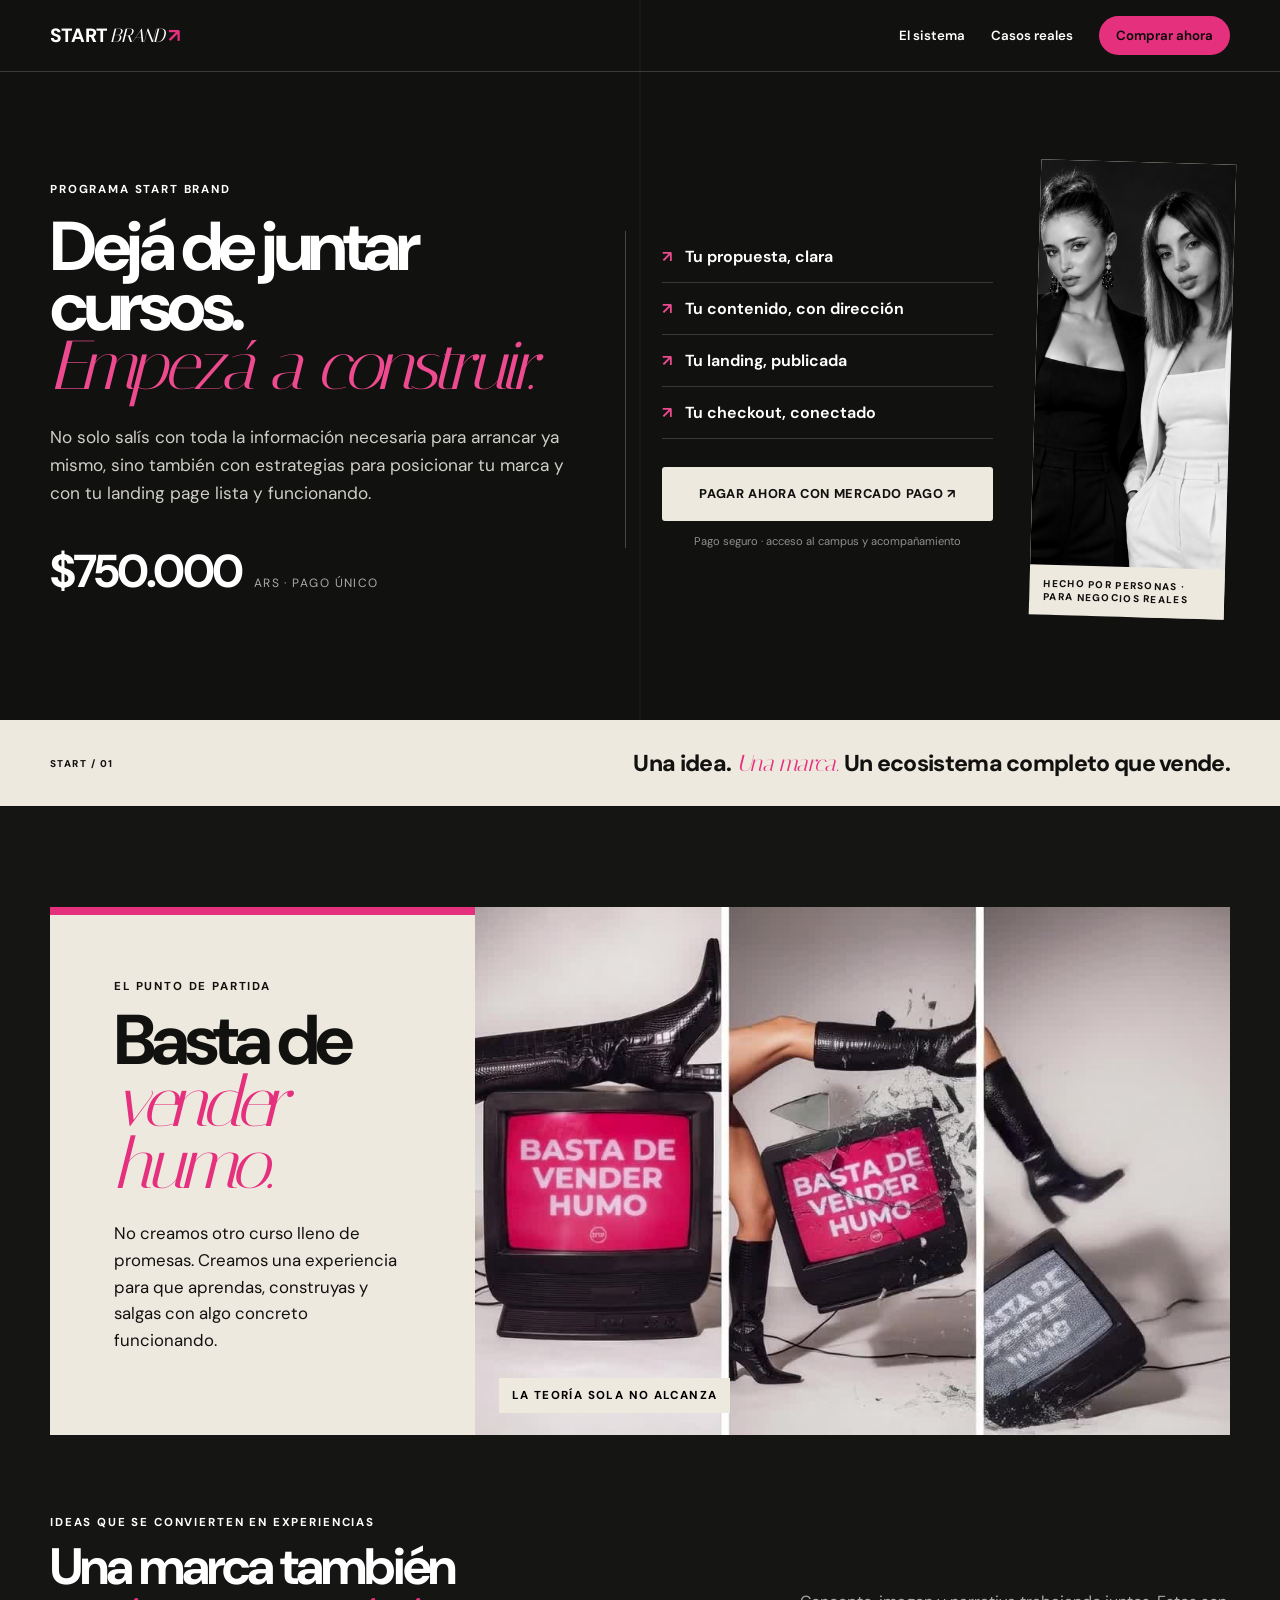
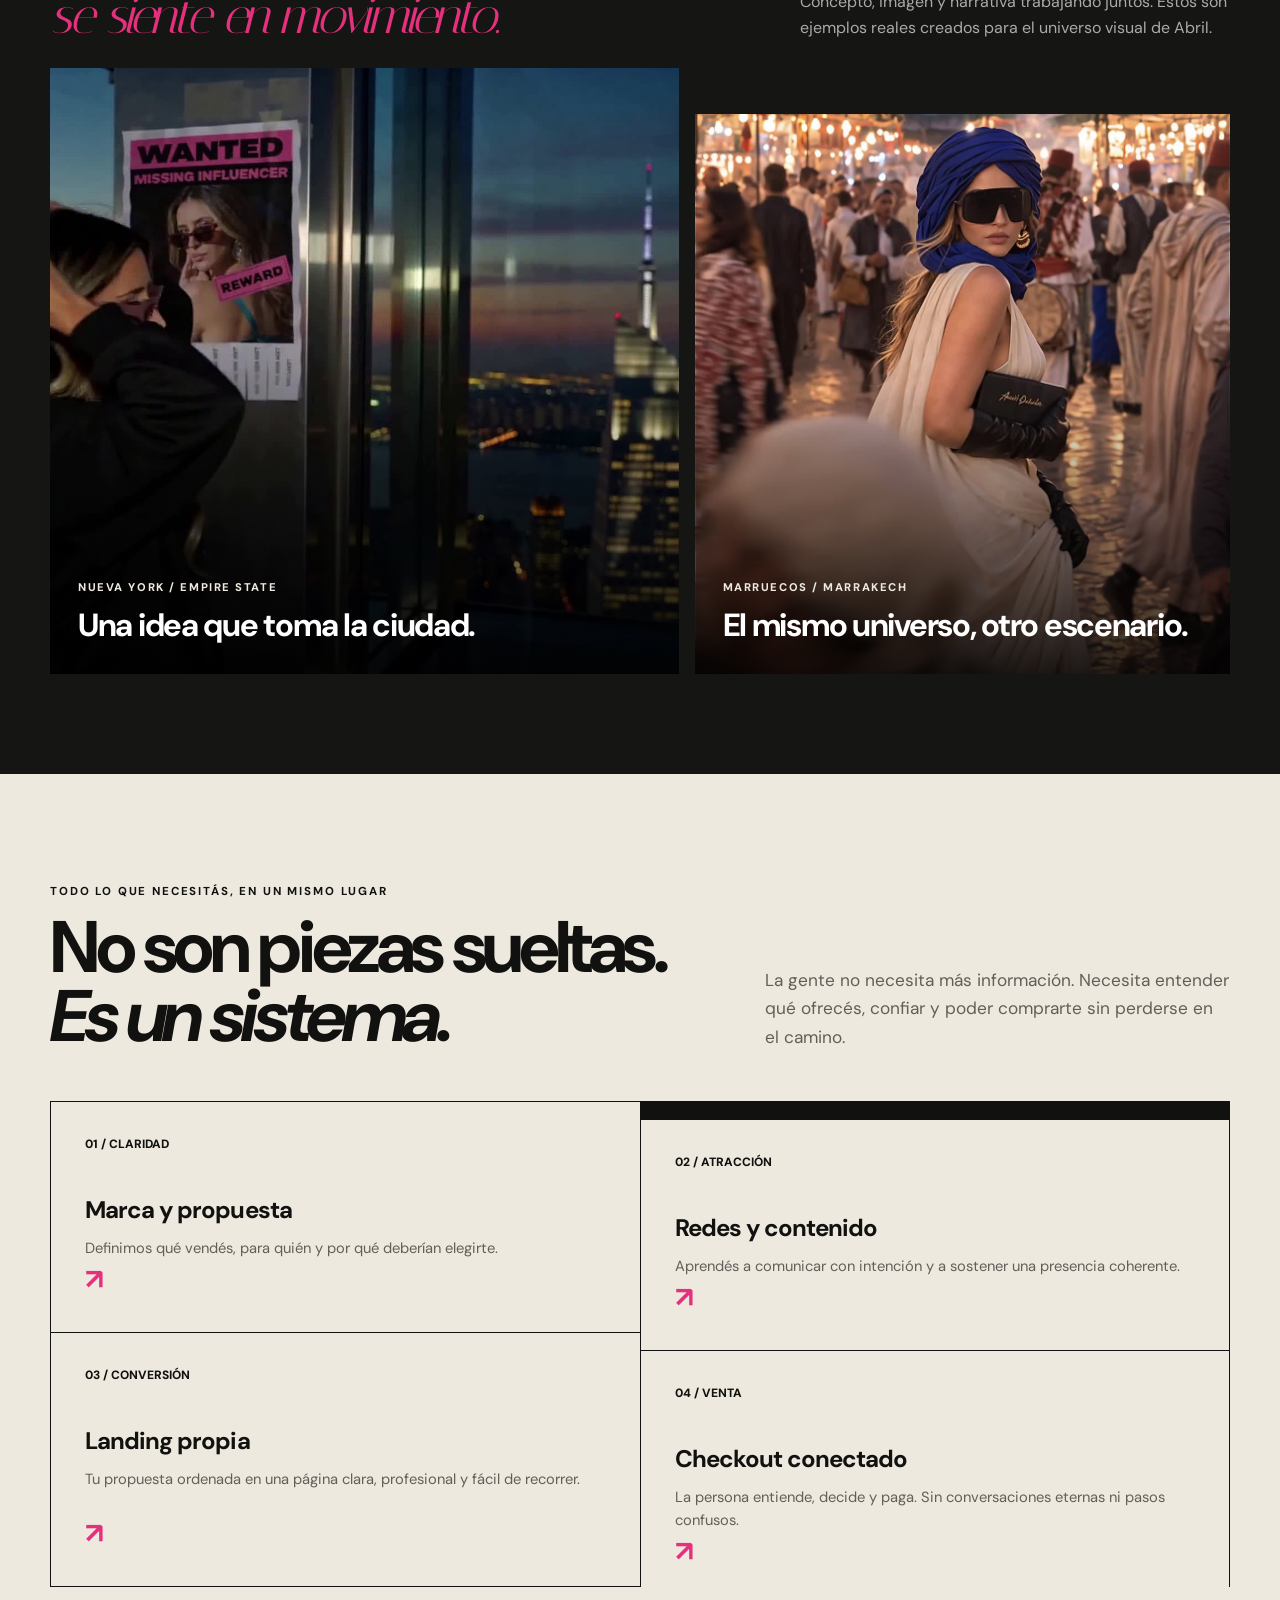
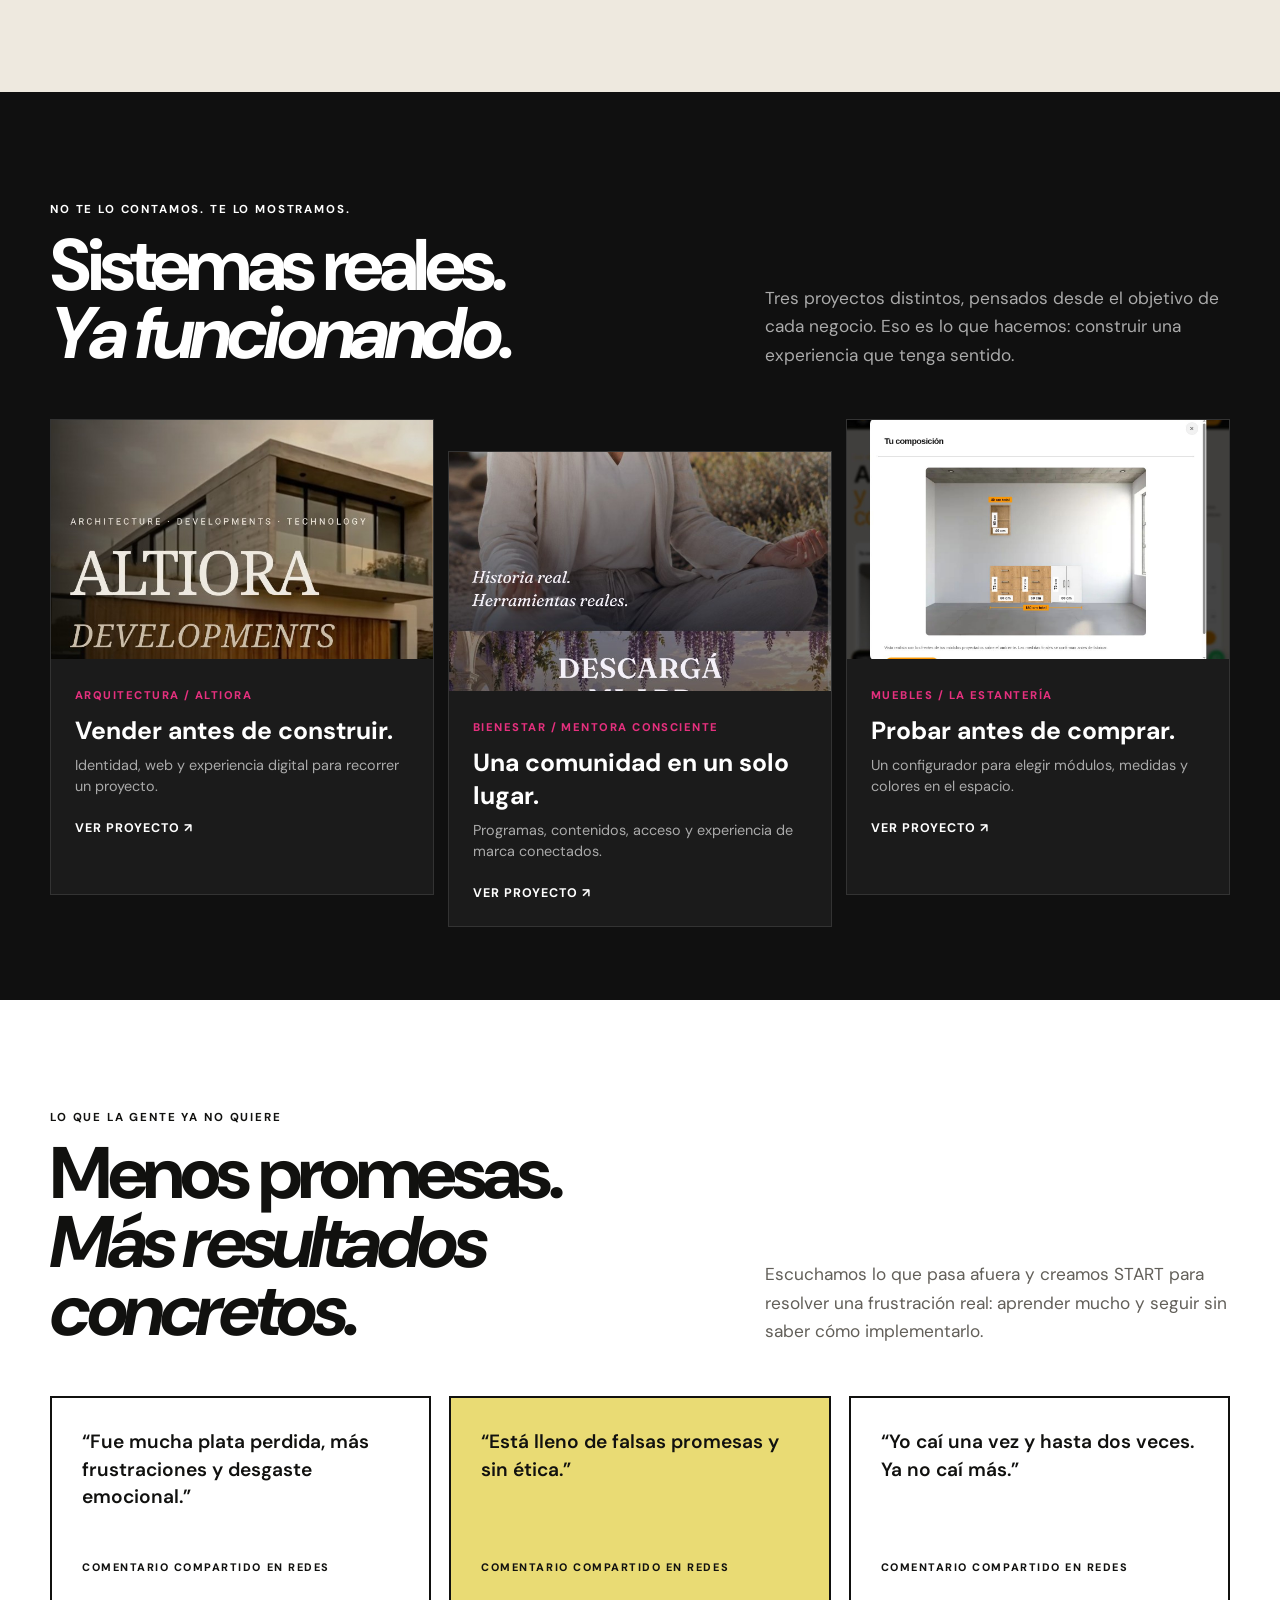
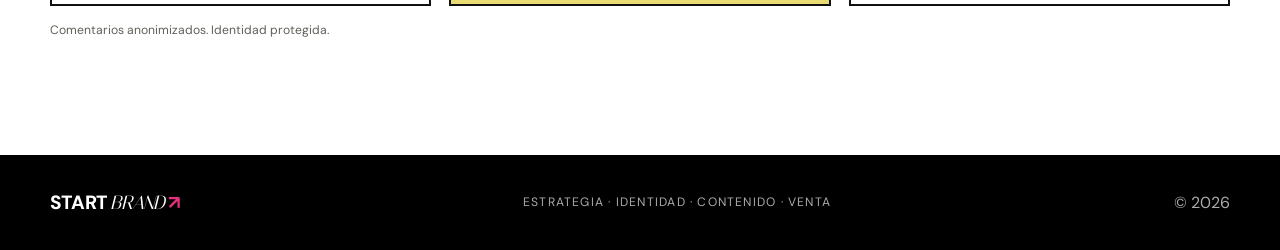
<file: index.html>
<!doctype html>
<html lang="es">
<head>
  <meta charset="utf-8">
  <meta name="viewport" content="width=device-width,initial-scale=1,viewport-fit=cover">
  <meta name="theme-color" content="#090909">
  <meta name="description" content="START BRAND crea tu ecosistema digital de ventas: estrategia, identidad, contenido, landing y checkout conectados.">
  <title>START BRAND — Tu sistema de ventas funcionando</title>
  <link rel="preconnect" href="https://fonts.googleapis.com">
  <link rel="preconnect" href="https://fonts.gstatic.com" crossorigin>
  <link href="https://fonts.googleapis.com/css2?family=DM+Sans:wght@400;500;600;700&family=Italiana&display=swap" rel="stylesheet">
  <style>
    :root{--ink:#0a0a0a;--paper:#f5f0e8;--pink:#ff3da1;--acid:#d9ff43;--white:#fff;--muted:#6f6b66;--line:rgba(10,10,10,.14)}
    *{box-sizing:border-box}html{scroll-behavior:smooth}body{margin:0;background:var(--paper);color:var(--ink);font-family:"DM Sans",sans-serif;-webkit-font-smoothing:antialiased}a{color:inherit}img{display:block;width:100%}.wrap{width:min(1180px,calc(100% - 40px));margin:auto}.eyebrow{font-size:.72rem;font-weight:700;letter-spacing:.16em;text-transform:uppercase}.logo{font-weight:800;letter-spacing:-.04em;text-decoration:none;font-size:1.2rem}.logo span{font-family:"Italiana",serif;font-weight:400;font-style:italic}.logo b{color:var(--pink)}
    header{height:72px;display:flex;align-items:center;justify-content:space-between;border-bottom:1px solid rgba(255,255,255,.18);position:absolute;inset:0 0 auto;z-index:5;color:#fff;padding:0 max(24px,calc((100vw - 1180px)/2))}nav{display:flex;gap:26px;align-items:center}nav a{text-decoration:none;font-size:.83rem;font-weight:600}.nav-buy{padding:11px 17px;background:var(--pink);color:#080808;border-radius:100px}
    .hero{min-height:700px;background:var(--ink);color:#fff;display:grid;align-items:center;padding:125px 0 70px;position:relative;overflow:hidden}.hero:before{content:"";position:absolute;width:620px;height:620px;border:1px solid rgba(255,61,161,.22);border-radius:50%;right:-180px;top:-230px;box-shadow:0 0 120px rgba(255,61,161,.11)}h1,h2,h3,p{margin-top:0}.plan-first{display:grid;grid-template-columns:1.08fr .92fr;gap:70px;align-items:center;position:relative}.plan-first h1{font-size:clamp(3.3rem,6.4vw,6.7rem);line-height:.87;letter-spacing:-.065em;margin:18px 0 28px}.plan-first h1 em{display:block;font-family:"Italiana",serif;font-weight:400;color:var(--pink)}.plan-first-copy>p{font-size:clamp(1.05rem,1.5vw,1.25rem);line-height:1.55;max-width:670px;color:#d3d3d3}.plan-price{display:flex;align-items:baseline;gap:12px;margin-top:34px}.plan-price strong{font-size:clamp(2.4rem,4vw,4.3rem);letter-spacing:-.055em}.plan-price span{font-size:.75rem;letter-spacing:.12em;color:#aaa}.plan-first-side{border-left:1px solid #454545;padding-left:50px}.plan-first-side ul{list-style:none;padding:0;margin:0 0 28px}.plan-first-side li{padding:17px 0;border-bottom:1px solid #383838;font-weight:700}.plan-first-side li:before{content:"→";color:var(--pink);margin-right:13px}.plan-first-side .button{width:100%}.plan-first-side small{display:block;text-align:center;color:#8f8f8f;margin-top:13px;font-size:.7rem}
    .buy-card{background:var(--acid);color:var(--ink);padding:34px;border-radius:4px;box-shadow:18px 18px 0 var(--pink);transform:rotate(1deg)}.buy-card h2{font-size:2.35rem;line-height:1;letter-spacing:-.055em;margin:14px 0}.buy-card p{line-height:1.5}.buy-list{list-style:none;padding:0;margin:24px 0}.buy-list li{padding:10px 0;border-top:1px solid rgba(0,0,0,.18);font-weight:600}.buy-list li:before{content:"✓";margin-right:9px}.button{display:inline-flex;justify-content:center;align-items:center;min-height:54px;padding:0 24px;border-radius:3px;background:var(--pink);color:var(--ink);font-weight:800;text-decoration:none;text-transform:uppercase;letter-spacing:.05em;font-size:.8rem}.buy-card .button{width:100%;background:var(--ink);color:#fff}.micro{display:block;text-align:center;font-size:.7rem;margin-top:12px;color:#4c4b2f}
    .manifesto{background:var(--pink);padding:28px 0}.manifesto .wrap{display:flex;align-items:center;justify-content:center;text-align:center;font-size:clamp(1.15rem,2.2vw,1.75rem);font-weight:800;letter-spacing:-.03em}.manifesto em{font-family:"Italiana",serif;font-weight:400;margin:0 .25em}section.content{padding:105px 0}.section-head{display:grid;grid-template-columns:1fr .7fr;gap:50px;align-items:end;margin-bottom:50px}.section-title{font-size:clamp(2.7rem,5.7vw,5.5rem);line-height:.94;letter-spacing:-.06em;margin:14px 0 0}.section-head>p{font-size:1.08rem;line-height:1.65;color:var(--muted);margin:0}
    .smoke-story{background:#0b0b0b;color:#fff;padding:100px 0}.smoke-lead{display:grid;grid-template-columns:.78fr 1.22fr;gap:22px;align-items:stretch}.smoke-copy{background:var(--pink);color:var(--ink);padding:clamp(32px,5vw,68px);display:flex;flex-direction:column;justify-content:center}.smoke-copy h2{font-size:clamp(3rem,5.5vw,5.8rem);line-height:.88;letter-spacing:-.065em;margin:16px 0 24px}.smoke-copy h2 em{font-family:"Italiana",serif;font-weight:400}.smoke-copy p{font-size:1.05rem;line-height:1.6;max-width:500px}.smoke-video{min-height:520px;overflow:hidden;position:relative;background:#222}.smoke-video video{width:100%;height:100%;position:absolute;inset:0;object-fit:cover}.smoke-video span{position:absolute;left:24px;bottom:22px;background:var(--acid);color:#000;padding:10px 13px;font-size:.72rem;font-weight:800;letter-spacing:.12em}.motion-intro{display:flex;justify-content:space-between;align-items:end;gap:30px;margin:75px 0 28px}.motion-intro h3{font-size:clamp(2.2rem,4vw,4.2rem);line-height:.95;letter-spacing:-.055em;margin:12px 0 0}.motion-intro h3 em{font-family:"Italiana",serif;color:var(--pink);font-weight:400}.motion-intro p{max-width:430px;color:#aaa;line-height:1.6;margin:0}.motion-pair{display:grid;grid-template-columns:1fr 1fr;gap:22px}.motion-card{position:relative;overflow:hidden;background:#1b1b1b;min-height:560px}.motion-card video{width:100%;height:100%;position:absolute;inset:0;object-fit:cover}.motion-card:after{content:"";position:absolute;inset:48% 0 0;background:linear-gradient(transparent,rgba(0,0,0,.85))}.motion-label{position:absolute;z-index:2;left:28px;right:28px;bottom:28px}.motion-label span{color:var(--acid);font-size:.7rem;font-weight:800;letter-spacing:.14em}.motion-label h4{font-size:2rem;letter-spacing:-.04em;margin:8px 0 0}
    .ecosystem{display:grid;grid-template-columns:repeat(4,1fr);border:1px solid var(--ink)}.eco{padding:28px;min-height:265px;border-right:1px solid var(--ink);display:flex;flex-direction:column}.eco:last-child{border:0}.eco>span{font-size:.75rem;font-weight:800}.eco h3{font-size:1.5rem;letter-spacing:-.04em;margin:42px 0 12px}.eco p{font-size:.92rem;line-height:1.55;color:var(--muted);margin:0}.eco b{margin-top:auto;font-size:1.8rem;color:var(--pink)}
    .proof{background:#101010;color:#fff}.proof .section-head>p{color:#aaa}.cases{display:grid;grid-template-columns:repeat(3,1fr);gap:18px}.case{background:#1b1b1b;border:1px solid #333;overflow:hidden;text-decoration:none;transition:transform .2s,border-color .2s}.case:hover{transform:translateY(-6px);border-color:var(--pink)}.case-image{aspect-ratio:16/10;overflow:hidden;background:#222}.case img{height:100%;object-fit:cover;transition:transform .5s}.case:hover img{transform:scale(1.035)}.case-copy{padding:24px}.case-copy span{color:var(--pink);font-size:.7rem;font-weight:800;letter-spacing:.13em}.case-copy h3{font-size:1.55rem;margin:10px 0 8px}.case-copy p{color:#aaa;line-height:1.5;font-size:.9rem;margin-bottom:18px}.case-copy b{font-size:.78rem;text-transform:uppercase;letter-spacing:.08em}
    .voices{background:#fff}.voice-grid{display:grid;grid-template-columns:repeat(3,1fr);gap:18px}.voice{border:2px solid var(--ink);padding:30px;background:#fff;min-height:210px;display:flex;flex-direction:column;justify-content:space-between}.voice:nth-child(2){background:var(--acid)}.voice blockquote{font-size:1.2rem;line-height:1.45;font-weight:600;margin:0}.voice span{font-size:.68rem;font-weight:800;letter-spacing:.14em;text-transform:uppercase;margin-top:24px}.voice-note{color:var(--muted);font-size:.76rem;margin-top:16px}
    .offer{padding:100px 0;background:var(--paper)}.offer-box{background:var(--ink);color:#fff;padding:clamp(34px,6vw,75px);display:grid;grid-template-columns:1.1fr .9fr;gap:70px;align-items:center}.offer-box h2{font-size:clamp(2.8rem,5vw,5.2rem);line-height:.95;letter-spacing:-.06em;margin:14px 0 24px}.offer-box h2 em{font-family:"Italiana",serif;color:var(--pink);font-weight:400}.offer-box p{color:#bbb;line-height:1.65;font-size:1.05rem}.offer-side{border-left:1px solid #444;padding-left:50px}.offer-side ul{list-style:none;padding:0;margin:0 0 28px}.offer-side li{padding:14px 0;border-bottom:1px solid #333;font-weight:600}.offer-side li:before{content:"→";color:var(--pink);margin-right:12px}.offer-side .button{width:100%}footer{padding:35px 0;background:#000;color:#aaa}.footer-inner{display:flex;justify-content:space-between;align-items:center}.footer-inner .logo{color:#fff}.footer-inner p{margin:0;font-size:.76rem;letter-spacing:.1em}
    @media(max-width:900px){nav a:not(.nav-buy){display:none}.hero{min-height:auto}.plan-first,.section-head,.offer-box,.smoke-lead{grid-template-columns:1fr}.plan-first{gap:45px}.plan-first-side{border-left:0;border-top:1px solid #444;padding:35px 0 0}.ecosystem{grid-template-columns:1fr 1fr}.eco:nth-child(2){border-right:0}.eco:nth-child(-n+2){border-bottom:1px solid var(--ink)}.cases,.voice-grid{grid-template-columns:1fr}.case{display:grid;grid-template-columns:.9fr 1.1fr}.smoke-video{min-height:480px}.motion-card{min-height:470px}.offer-side{border-left:0;border-top:1px solid #444;padding:35px 0 0}.offer-box{gap:20px}}
    @media(max-width:620px){.wrap{width:min(100% - 28px,1180px)}header{padding:0 14px}.nav-buy{padding:10px 13px}.hero{padding-top:105px}.plan-first h1{font-size:3.35rem}.plan-price{display:block}.plan-price span{display:block;margin-top:6px}.manifesto{padding:22px 0}section.content,.offer,.smoke-story{padding:72px 0}.smoke-copy{padding:34px 24px}.smoke-video{min-height:390px}.motion-intro{display:block;margin-top:58px}.motion-intro p{margin-top:20px}.motion-pair{grid-template-columns:1fr}.motion-card{min-height:510px}.ecosystem{grid-template-columns:1fr}.eco{border-right:0;border-bottom:1px solid var(--ink)!important;min-height:215px}.eco:last-child{border-bottom:0!important}.eco h3{margin-top:28px}.case{display:block}.voice{min-height:180px}.footer-inner{flex-direction:column;gap:15px;text-align:center}}

    /* Dirección editorial: más humana, menos plantilla */
    :root{--ink:#11110f;--paper:#eee9df;--pink:#e5307e;--acid:#e9db74;--muted:#625f59}
    .hero{min-height:720px;background:#11110f;background-image:linear-gradient(90deg,transparent 49.9%,rgba(255,255,255,.045) 50%,transparent 50.1%);padding:120px 0 62px}
    .hero:before{display:none}
    .plan-first{grid-template-columns:1.04fr .72fr .38fr;gap:42px}
    .plan-first h1{font-size:clamp(3.25rem,5.4vw,5.9rem)}
    .plan-first h1 em{color:#ee4a8f}
    .plan-first-copy>p{font-size:clamp(1rem,1.35vw,1.17rem);line-height:1.6;color:#d0cec8}
    .plan-price strong{font-size:clamp(2.3rem,3.6vw,3.9rem)}
    .plan-first-side{padding-left:36px;border-color:#4a4843}
    .plan-first-side li{padding:15px 0;border-color:#3b3935;font-weight:650}
    .plan-first-side li:before{content:"↗";color:#ee4a8f}
    .plan-first-side .button{background:var(--paper)}
    .founders-cut{margin:0;align-self:stretch;min-height:455px;position:relative;transform:rotate(1.6deg);background:#d8d3c9;overflow:hidden}
    .founders-cut img{height:100%;object-fit:cover;object-position:center;filter:grayscale(1) contrast(1.05)}
    .founders-cut figcaption{position:absolute;left:0;right:0;bottom:0;background:var(--paper);color:var(--ink);padding:12px 14px;font-size:.62rem;font-weight:800;letter-spacing:.13em;text-transform:uppercase}
    .manifesto{background:var(--paper);border-bottom:1px solid var(--ink)}
    .manifesto .wrap{justify-content:flex-start;text-align:left;font-size:clamp(1.08rem,1.8vw,1.55rem)}
    .manifesto .wrap:before{content:"START / 01";font-size:.62rem;letter-spacing:.15em;margin-right:auto}
    .manifesto em{color:var(--pink)}
    .smoke-story{background:#151513}
    .smoke-lead{grid-template-columns:.72fr 1.28fr;gap:0}
    .smoke-copy{background:var(--paper);border-top:8px solid var(--pink)}
    .smoke-copy h2 em{color:var(--pink)}
    .smoke-video span{background:var(--paper)}
    .motion-pair{grid-template-columns:1.08fr .92fr;gap:16px}
    .motion-card:nth-child(2){margin-top:46px}
    .motion-label span{color:var(--paper)}
    .ecosystem{grid-template-columns:1fr 1fr;gap:1px;background:var(--ink)}
    .eco{background:var(--paper);border:0;min-height:215px;padding:34px}
    .eco:nth-child(2),.eco:nth-child(4){transform:translateY(18px)}
    .cases{gap:14px}
    .case:nth-child(2){transform:translateY(32px)}
    .case:hover{transform:none}
    @media(max-width:900px){.plan-first{grid-template-columns:1fr;gap:38px}.founders-cut{min-height:360px;transform:none}.eco:nth-child(2),.eco:nth-child(4),.case:nth-child(2){transform:none}.motion-card:nth-child(2){margin-top:0}}
    @media(max-width:620px){.founders-cut{min-height:300px}.manifesto .wrap:before{display:none}.motion-pair,.ecosystem{grid-template-columns:1fr}.eco{min-height:205px}}
  </style>
</head>
<body>
  <header><a class="logo" href="#inicio">START <span>BRAND</span> <b>↗</b></a><nav aria-label="Principal"><a href="#sistema">El sistema</a><a href="#casos">Casos reales</a><a class="nav-buy" href="campus/comprar.html">Comprar ahora</a></nav></header>
  <main>
    <section class="hero" id="inicio"><div class="wrap plan-first"><div class="plan-first-copy"><span class="eyebrow">PROGRAMA START BRAND</span><h1>Dejá de juntar cursos.<em>Empezá a construir.</em></h1><p>No solo salís con toda la información necesaria para arrancar ya mismo, sino también con estrategias para posicionar tu marca y con tu landing page lista y funcionando.</p><div class="plan-price"><strong>$750.000</strong><span>ARS · PAGO ÚNICO</span></div></div><div class="plan-first-side"><ul><li>Tu propuesta, clara</li><li>Tu contenido, con dirección</li><li>Tu landing, publicada</li><li>Tu checkout, conectado</li></ul><a class="button" href="campus/comprar.html">Pagar ahora con Mercado Pago ↗</a><small>Pago seguro · acceso al campus y acompañamiento</small></div><figure class="founders-cut"><img src="assets/original-3.png" alt="Iara Valentino y Abril Duhalde, creadoras de START BRAND"><figcaption>Hecho por personas · para negocios reales</figcaption></figure></div></section>
    <div class="manifesto"><div class="wrap">Una idea. <em>Una marca.</em> Un ecosistema completo que vende.</div></div>
    <section class="smoke-story" id="humo" aria-label="Basta de vender humo y ejemplos de campañas reales">
      <div class="wrap">
        <div class="smoke-lead">
          <div class="smoke-copy"><span class="eyebrow">EL PUNTO DE PARTIDA</span><h2>Basta de<br><em>vender humo.</em></h2><p>No creamos otro curso lleno de promesas. Creamos una experiencia para que aprendas, construyas y salgas con algo concreto funcionando.</p></div>
          <div class="smoke-video"><video autoplay muted loop playsinline preload="metadata" poster="assets/boots-tv.jpg" aria-label="Chica pateando una televisión con el mensaje basta de vender humo"><source src="assets/boots-tv.mp4" type="video/mp4"></video><span>LA TEORÍA SOLA NO ALCANZA</span></div>
        </div>
        <div class="motion-intro"><div><span class="eyebrow">IDEAS QUE SE CONVIERTEN EN EXPERIENCIAS</span><h3>Una marca también<br><em>se siente en movimiento.</em></h3></div><p>Concepto, imagen y narrativa trabajando juntos. Estos son ejemplos reales creados para el universo visual de Abril.</p></div>
        <div class="motion-pair">
          <article class="motion-card"><video autoplay muted loop playsinline preload="metadata" poster="assets/abril-motion-00.jpg" aria-label="Campaña de Abril frente al Empire State"><source src="assets/abril-motion-00.mp4" type="video/mp4"></video><div class="motion-label"><span>NUEVA YORK / EMPIRE STATE</span><h4>Una idea que toma la ciudad.</h4></div></article>
          <article class="motion-card"><video autoplay muted loop playsinline preload="metadata" poster="assets/abril-marrakech.jpg" aria-label="Campaña de Abril en Marruecos"><source src="assets/abril-marrakech.mp4" type="video/mp4"></video><div class="motion-label"><span>MARRUECOS / MARRAKECH</span><h4>El mismo universo, otro escenario.</h4></div></article>
        </div>
      </div>
    </section>
    <section class="content wrap" id="sistema"><div class="section-head"><div><span class="eyebrow">TODO LO QUE NECESITÁS, EN UN MISMO LUGAR</span><h2 class="section-title">No son piezas sueltas.<br><em>Es un sistema.</em></h2></div><p>La gente no necesita más información. Necesita entender qué ofrecés, confiar y poder comprarte sin perderse en el camino.</p></div><div class="ecosystem"><article class="eco"><span>01 / CLARIDAD</span><h3>Marca y propuesta</h3><p>Definimos qué vendés, para quién y por qué deberían elegirte.</p><b>↗</b></article><article class="eco"><span>02 / ATRACCIÓN</span><h3>Redes y contenido</h3><p>Aprendés a comunicar con intención y a sostener una presencia coherente.</p><b>↗</b></article><article class="eco"><span>03 / CONVERSIÓN</span><h3>Landing propia</h3><p>Tu propuesta ordenada en una página clara, profesional y fácil de recorrer.</p><b>↗</b></article><article class="eco"><span>04 / VENTA</span><h3>Checkout conectado</h3><p>La persona entiende, decide y paga. Sin conversaciones eternas ni pasos confusos.</p><b>↗</b></article></div></section>
    <section class="content proof" id="casos"><div class="wrap"><div class="section-head"><div><span class="eyebrow">NO TE LO CONTAMOS. TE LO MOSTRAMOS.</span><h2 class="section-title">Sistemas reales.<br><em>Ya funcionando.</em></h2></div><p>Tres proyectos distintos, pensados desde el objetivo de cada negocio. Eso es lo que hacemos: construir una experiencia que tenga sentido.</p></div><div class="cases"><a class="case" href="https://altiora-developments-web.pages.dev/" target="_blank" rel="noopener noreferrer"><div class="case-image"><img src="assets/altiora-web.png" alt="Página web de Altiora" loading="lazy"></div><div class="case-copy"><span>ARQUITECTURA / ALTIORA</span><h3>Vender antes de construir.</h3><p>Identidad, web y experiencia digital para recorrer un proyecto.</p><b>Ver proyecto ↗</b></div></a><a class="case" href="https://web.mentora-consciente.workers.dev/" target="_blank" rel="noopener noreferrer"><div class="case-image"><img src="assets/mentora-web.png" alt="Página web de Mentora Consciente" loading="lazy"></div><div class="case-copy"><span>BIENESTAR / MENTORA CONSCIENTE</span><h3>Una comunidad en un solo lugar.</h3><p>Programas, contenidos, acceso y experiencia de marca conectados.</p><b>Ver proyecto ↗</b></div></a><a class="case" href="https://la-estanteria-va.pages.dev/#armador" target="_blank" rel="noopener noreferrer"><div class="case-image"><img src="assets/furniture-demo.jpg" alt="Configurador digital de La Estantería" loading="lazy"></div><div class="case-copy"><span>MUEBLES / LA ESTANTERÍA</span><h3>Probar antes de comprar.</h3><p>Un configurador para elegir módulos, medidas y colores en el espacio.</p><b>Ver proyecto ↗</b></div></a></div></div></section>
    <section class="content voices"><div class="wrap"><div class="section-head"><div><span class="eyebrow">LO QUE LA GENTE YA NO QUIERE</span><h2 class="section-title">Menos promesas.<br><em>Más resultados concretos.</em></h2></div><p>Escuchamos lo que pasa afuera y creamos START para resolver una frustración real: aprender mucho y seguir sin saber cómo implementarlo.</p></div><div class="voice-grid"><article class="voice"><blockquote>“Fue mucha plata perdida, más frustraciones y desgaste emocional.”</blockquote><span>Comentario compartido en redes</span></article><article class="voice"><blockquote>“Está lleno de falsas promesas y sin ética.”</blockquote><span>Comentario compartido en redes</span></article><article class="voice"><blockquote>“Yo caí una vez y hasta dos veces. Ya no caí más.”</blockquote><span>Comentario compartido en redes</span></article></div><p class="voice-note">Comentarios anonimizados. Identidad protegida.</p></div></section>
  </main>
  <footer><div class="wrap footer-inner"><a class="logo" href="#inicio">START <span>BRAND</span> <b>↗</b></a><p>ESTRATEGIA · IDENTIDAD · CONTENIDO · VENTA</p><span>© 2026</span></div></footer>
</body>
</html>
</file>
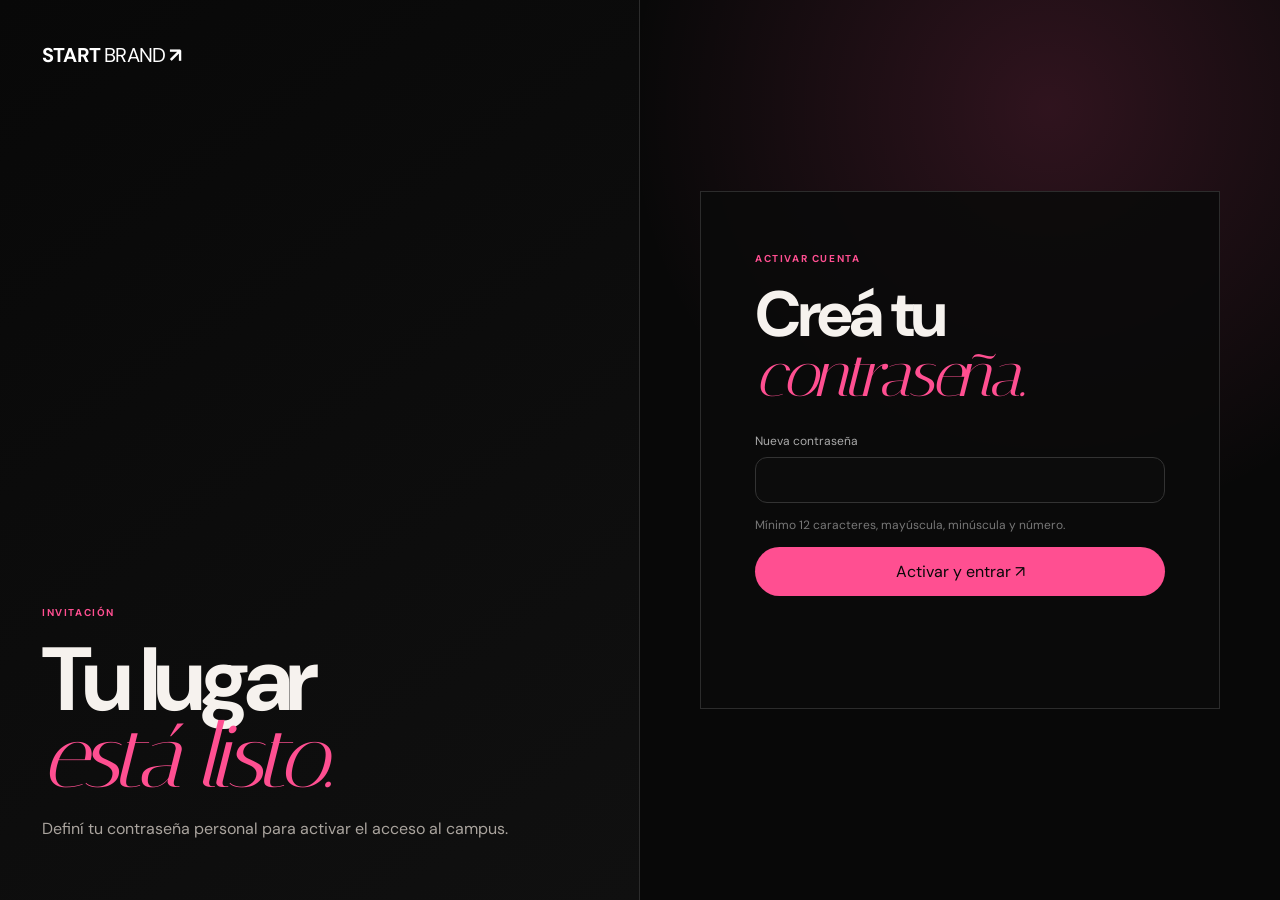
<file: campus/activate.html>
<!doctype html><html lang="es"><head><meta charset="utf-8"><meta name="viewport" content="width=device-width,initial-scale=1"><meta name="robots" content="noindex,nofollow"><title>START BRAND — Activar acceso</title><link rel="preconnect" href="https://fonts.googleapis.com"><link rel="preconnect" href="https://fonts.gstatic.com" crossorigin><link href="https://fonts.googleapis.com/css2?family=DM+Sans:wght@400;500;600;700&family=Italiana&display=swap" rel="stylesheet"><link rel="stylesheet" href="/campus/auth.css?v=3"></head><body><main class="shell"><section class="brand-pane"><a class="wordmark" href="/">START <span>BRAND</span> ↗</a><div><span class="kicker">INVITACIÓN</span><h1>Tu lugar<br><em>está listo.</em></h1><p>Definí tu contraseña personal para activar el acceso al campus.</p></div></section><section class="form-pane"><div class="card"><span class="kicker">ACTIVAR CUENTA</span><h2>Creá tu<br><em>contraseña.</em></h2><form id="form"><label>Nueva contraseña<input id="password" type="password" minlength="12" autocomplete="new-password" required></label><small class="small">Mínimo 12 caracteres, mayúscula, minúscula y número.</small><button class="btn" type="submit">Activar y entrar ↗</button><p id="status" class="status"></p></form></div></section></main><script src="/campus/activate.js?v=3" defer></script></body></html>
</file>
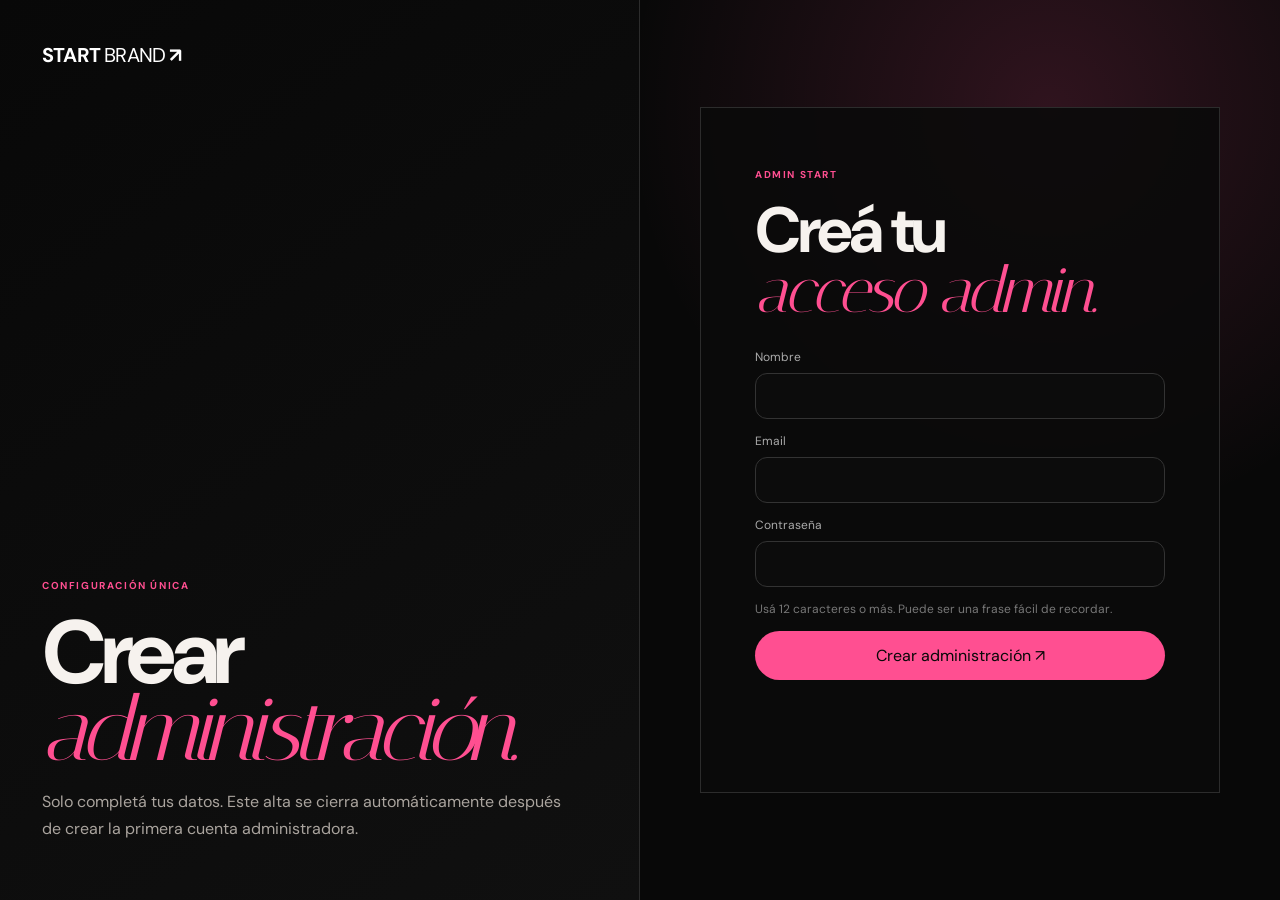
<file: campus/bootstrap.html>
<!doctype html><html lang="es"><head><meta charset="utf-8"><meta name="viewport" content="width=device-width,initial-scale=1"><meta name="robots" content="noindex,nofollow"><title>START BRAND — Crear administración</title><link rel="preconnect" href="https://fonts.googleapis.com"><link rel="preconnect" href="https://fonts.gstatic.com" crossorigin><link href="https://fonts.googleapis.com/css2?family=DM+Sans:wght@400;500;600;700&family=Italiana&display=swap" rel="stylesheet"><link rel="stylesheet" href="/campus/auth.css?v=3"></head><body><main class="shell"><section class="brand-pane"><a class="wordmark" href="/">START <span>BRAND</span> ↗</a><div><span class="kicker">CONFIGURACIÓN ÚNICA</span><h1>Crear<br><em>administración.</em></h1><p>Solo completá tus datos. Este alta se cierra automáticamente después de crear la primera cuenta administradora.</p></div></section><section class="form-pane"><div class="card"><span class="kicker">ADMIN START</span><h2>Creá tu<br><em>acceso admin.</em></h2><form id="form"><label>Nombre<input id="name" autocomplete="name" required></label><label>Email<input id="email" type="email" autocomplete="email" required></label><label>Contraseña<input id="password" type="password" minlength="12" autocomplete="new-password" required></label><small class="small">Usá 12 caracteres o más. Puede ser una frase fácil de recordar.</small><button class="btn" type="submit">Crear administración ↗</button><p id="status" class="status"></p></form></div></section></main><script src="/campus/bootstrap.js?v=3" defer></script></body></html>
</file>
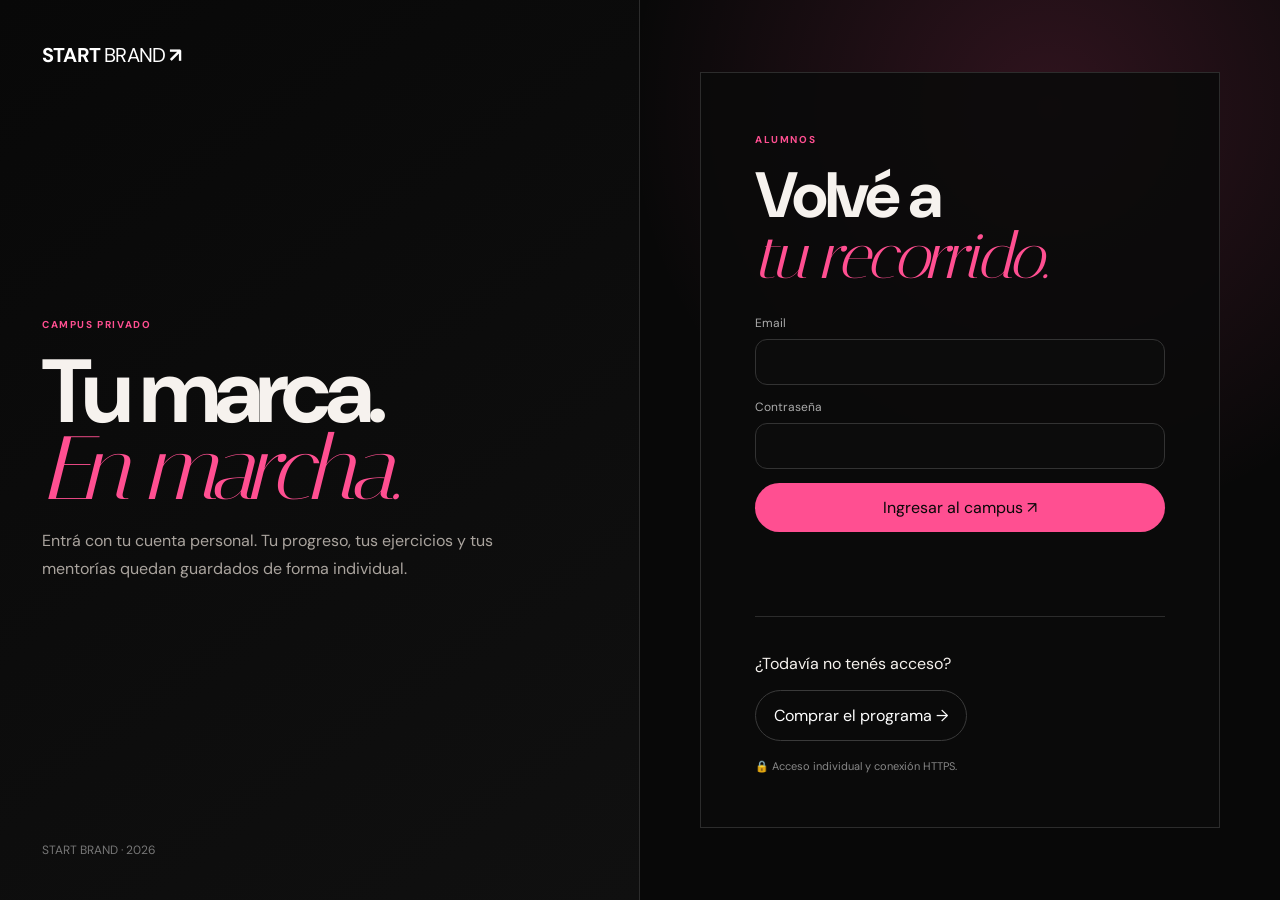
<file: campus/login.html>
<!doctype html><html lang="es"><head><meta charset="utf-8"><meta name="viewport" content="width=device-width,initial-scale=1"><meta name="robots" content="noindex,nofollow"><title>START BRAND — Ingresar</title><link rel="preconnect" href="https://fonts.googleapis.com"><link rel="preconnect" href="https://fonts.gstatic.com" crossorigin><link href="https://fonts.googleapis.com/css2?family=DM+Sans:wght@400;500;600;700&family=Italiana&display=swap" rel="stylesheet"><link rel="stylesheet" href="/campus/auth.css?v=3"></head><body><main class="shell"><section class="brand-pane"><a class="wordmark" href="/">START <span>BRAND</span> ↗</a><div><span class="kicker">CAMPUS PRIVADO</span><h1>Tu marca.<br><em>En marcha.</em></h1><p>Entrá con tu cuenta personal. Tu progreso, tus ejercicios y tus mentorías quedan guardados de forma individual.</p></div><small class="small">START BRAND · 2026</small></section><section class="form-pane"><div class="card"><span class="kicker">ALUMNOS</span><h2>Volvé a<br><em>tu recorrido.</em></h2><form id="login"><label>Email<input id="email" type="email" autocomplete="email" required></label><label>Contraseña<input id="password" type="password" autocomplete="current-password" required></label><button class="btn" type="submit">Ingresar al campus ↗</button><p class="status" id="status"></p></form><div class="buy-note"><p>¿Todavía no tenés acceso?</p><a class="btn secondary" href="/campus/comprar.html">Comprar el programa →</a></div><div class="secure">🔒 Acceso individual y conexión HTTPS.</div></div></section></main><script src="/campus/login.js?v=3" defer></script></body></html>
</file>
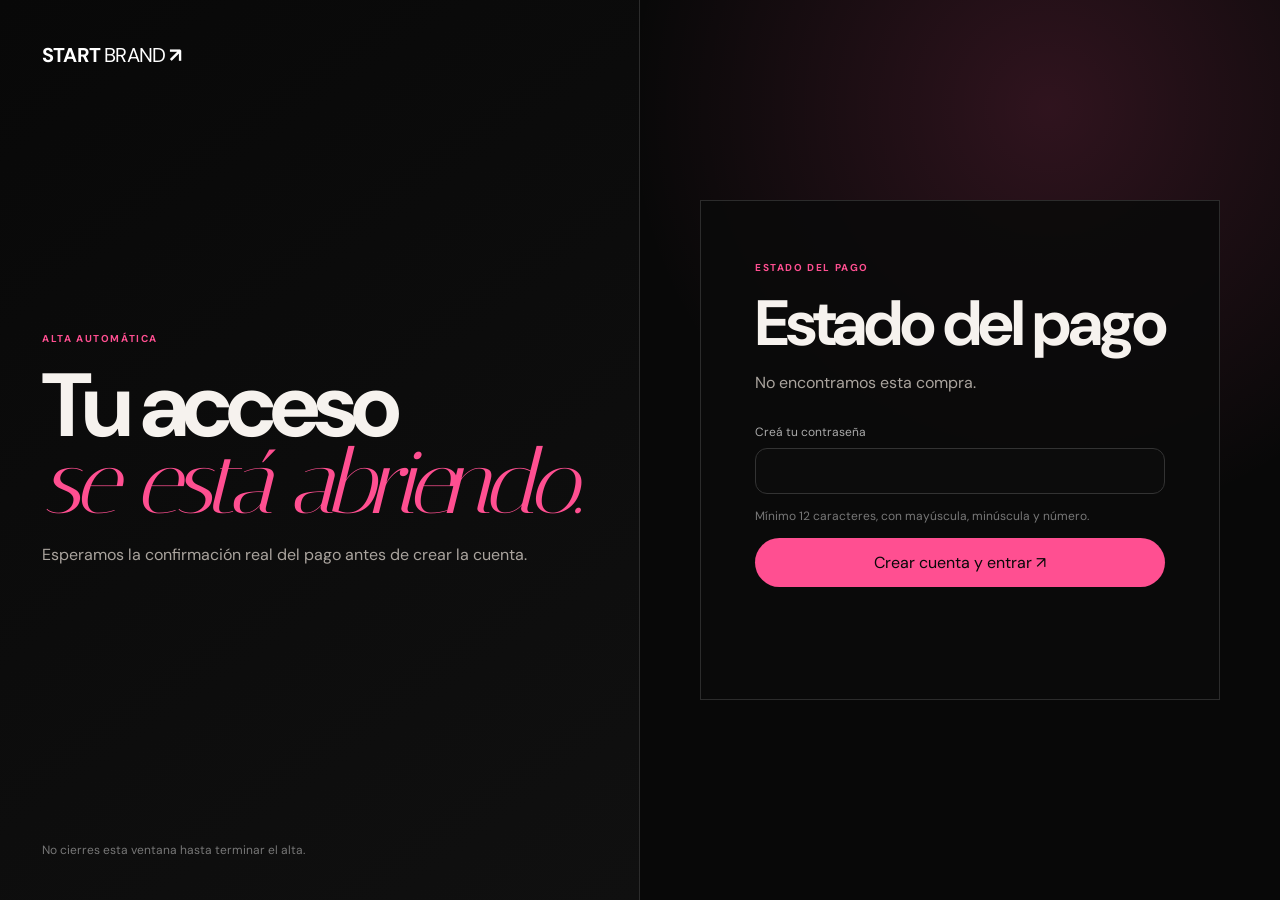
<file: campus/payment.html>
<!doctype html><html lang="es"><head><meta charset="utf-8"><meta name="viewport" content="width=device-width,initial-scale=1"><title>START BRAND — Confirmando pago</title><meta name="robots" content="noindex,nofollow"><link rel="preconnect" href="https://fonts.googleapis.com"><link rel="preconnect" href="https://fonts.gstatic.com" crossorigin><link href="https://fonts.googleapis.com/css2?family=DM+Sans:wght@400;500;600;700&family=Italiana&display=swap" rel="stylesheet"><link rel="stylesheet" href="/campus/auth.css?v=3"></head><body><main class="shell"><section class="brand-pane"><a class="wordmark" href="/">START <span>BRAND</span> ↗</a><div><span class="kicker">ALTA AUTOMÁTICA</span><h1>Tu acceso<br><em>se está abriendo.</em></h1><p>Esperamos la confirmación real del pago antes de crear la cuenta.</p></div><small class="small">No cierres esta ventana hasta terminar el alta.</small></section><section class="form-pane"><div class="card"><span class="kicker">ESTADO DEL PAGO</span><h2 id="heading">Verificando…</h2><p id="message">Esto puede tardar unos segundos.</p><form id="claim" hidden><label>Creá tu contraseña<input id="password" type="password" autocomplete="new-password" minlength="12" required></label><small class="small">Mínimo 12 caracteres, con mayúscula, minúscula y número.</small><button class="btn" type="submit">Crear cuenta y entrar ↗</button><p class="status" id="status"></p></form><div id="login-existing" hidden class="buy-note"><a class="btn" href="/campus/login.html">Ingresar con mi cuenta →</a></div></div></section></main><script src="/campus/payment.js?v=3" defer></script></body></html>
</file>
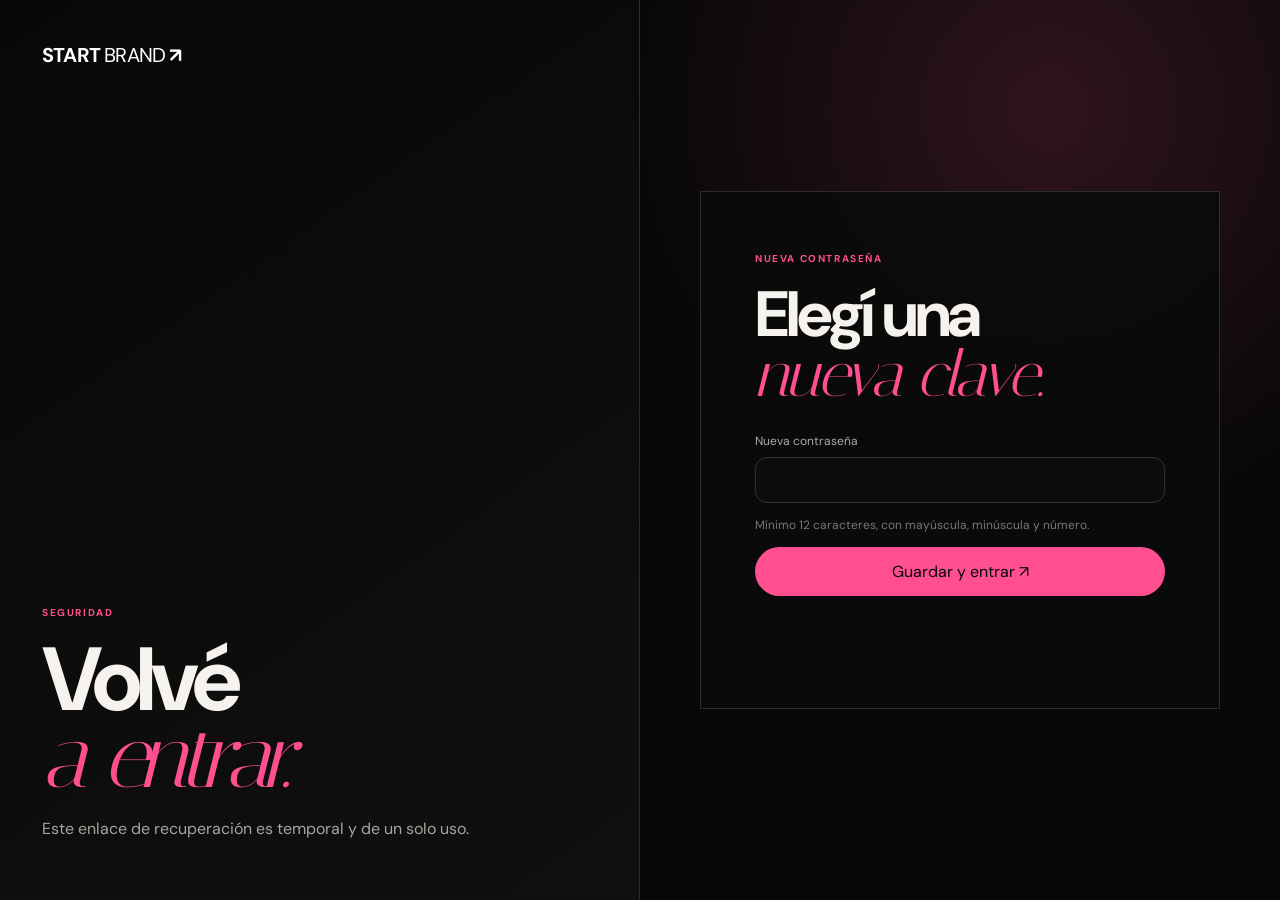
<file: campus/reset.html>
<!doctype html><html lang="es"><head><meta charset="utf-8"><meta name="viewport" content="width=device-width,initial-scale=1"><meta name="robots" content="noindex,nofollow"><title>START BRAND — Nueva contraseña</title><link rel="preconnect" href="https://fonts.googleapis.com"><link rel="preconnect" href="https://fonts.gstatic.com" crossorigin><link href="https://fonts.googleapis.com/css2?family=DM+Sans:wght@400;500;600;700&family=Italiana&display=swap" rel="stylesheet"><link rel="stylesheet" href="/campus/auth.css?v=3"></head><body><main class="shell"><section class="brand-pane"><a class="wordmark" href="/">START <span>BRAND</span> ↗</a><div><span class="kicker">SEGURIDAD</span><h1>Volvé<br><em>a entrar.</em></h1><p>Este enlace de recuperación es temporal y de un solo uso.</p></div></section><section class="form-pane"><div class="card"><span class="kicker">NUEVA CONTRASEÑA</span><h2>Elegí una<br><em>nueva clave.</em></h2><form id="form"><label>Nueva contraseña<input id="password" type="password" minlength="12" autocomplete="new-password" required></label><small class="small">Mínimo 12 caracteres, con mayúscula, minúscula y número.</small><button class="btn" type="submit">Guardar y entrar ↗</button><p id="status" class="status"></p></form></div></section></main><script src="/campus/reset.js?v=3" defer></script></body></html>
</file>
<file: campus/auth.css>
:root{--bg:#080808;--panel:#101010;--line:#2c2c2c;--text:#f6f2ee;--muted:#aaa49e;--pink:#ff4f91}
*{box-sizing:border-box}html,body{margin:0;min-height:100%;background:var(--bg);color:var(--text);font-family:"DM Sans",sans-serif}body{min-height:100vh;background:radial-gradient(circle at 82% 12%,rgba(255,79,145,.16),transparent 32%),#080808}.shell{min-height:100vh;display:grid;grid-template-columns:1fr 1fr}.brand-pane{padding:42px;display:flex;flex-direction:column;justify-content:space-between;border-right:1px solid var(--line);background:linear-gradient(145deg,#080808,#101010)}.wordmark{color:#fff;text-decoration:none;font-size:20px;font-weight:700;letter-spacing:-.04em}.wordmark span{font-weight:400}.brand-pane h1{font-size:clamp(54px,7vw,110px);line-height:.86;letter-spacing:-.065em;margin:20px 0}.brand-pane em,.card em{font-family:"Italiana",serif;color:var(--pink);font-weight:400}.brand-pane p{max-width:520px;color:var(--muted);line-height:1.7}.form-pane{display:grid;place-items:center;padding:28px}.card{width:min(520px,100%);border:1px solid var(--line);background:rgba(10,10,10,.9);padding:clamp(28px,5vw,54px)}.kicker{font-size:10px;letter-spacing:.16em;color:var(--pink);font-weight:700}.card h2{font-size:clamp(40px,5vw,64px);line-height:.94;letter-spacing:-.05em;margin:18px 0 12px}.card>p{color:var(--muted);line-height:1.6}.card form{display:grid;gap:14px;margin-top:28px}.card label{display:grid;gap:8px;color:#aaa;font-size:12px}.card input{width:100%;padding:14px 15px;background:#0c0c0c;border:1px solid #333;border-radius:12px;color:white;outline:none;font:inherit}.card input:focus{border-color:var(--pink)}.btn{display:inline-flex;align-items:center;justify-content:center;border:0;border-radius:999px;padding:14px 18px;background:var(--pink);color:#080808;font-weight:700;cursor:pointer;text-decoration:none;font:inherit}.btn.secondary{background:transparent;color:white;border:1px solid #3a3a3a}.actions{display:flex;gap:10px;flex-wrap:wrap}.status{min-height:20px;color:#ff8ab2;font-size:12px}.small{font-size:12px;color:#777}.price{font-family:"Italiana",serif;font-size:64px;color:var(--pink);margin:22px 0 8px}.buy-note{border-top:1px solid var(--line);padding-top:20px;margin-top:26px}.secure{display:flex;gap:8px;align-items:center;color:#888;font-size:11px;margin-top:18px}.loading{opacity:.6;pointer-events:none}@media(max-width:820px){.shell{grid-template-columns:1fr}.brand-pane{min-height:36vh;border-right:0;border-bottom:1px solid var(--line);padding:24px}.brand-pane h1{font-size:58px}.form-pane{padding:18px}.card{padding:28px 22px}.price{font-size:52px}}
</file>
